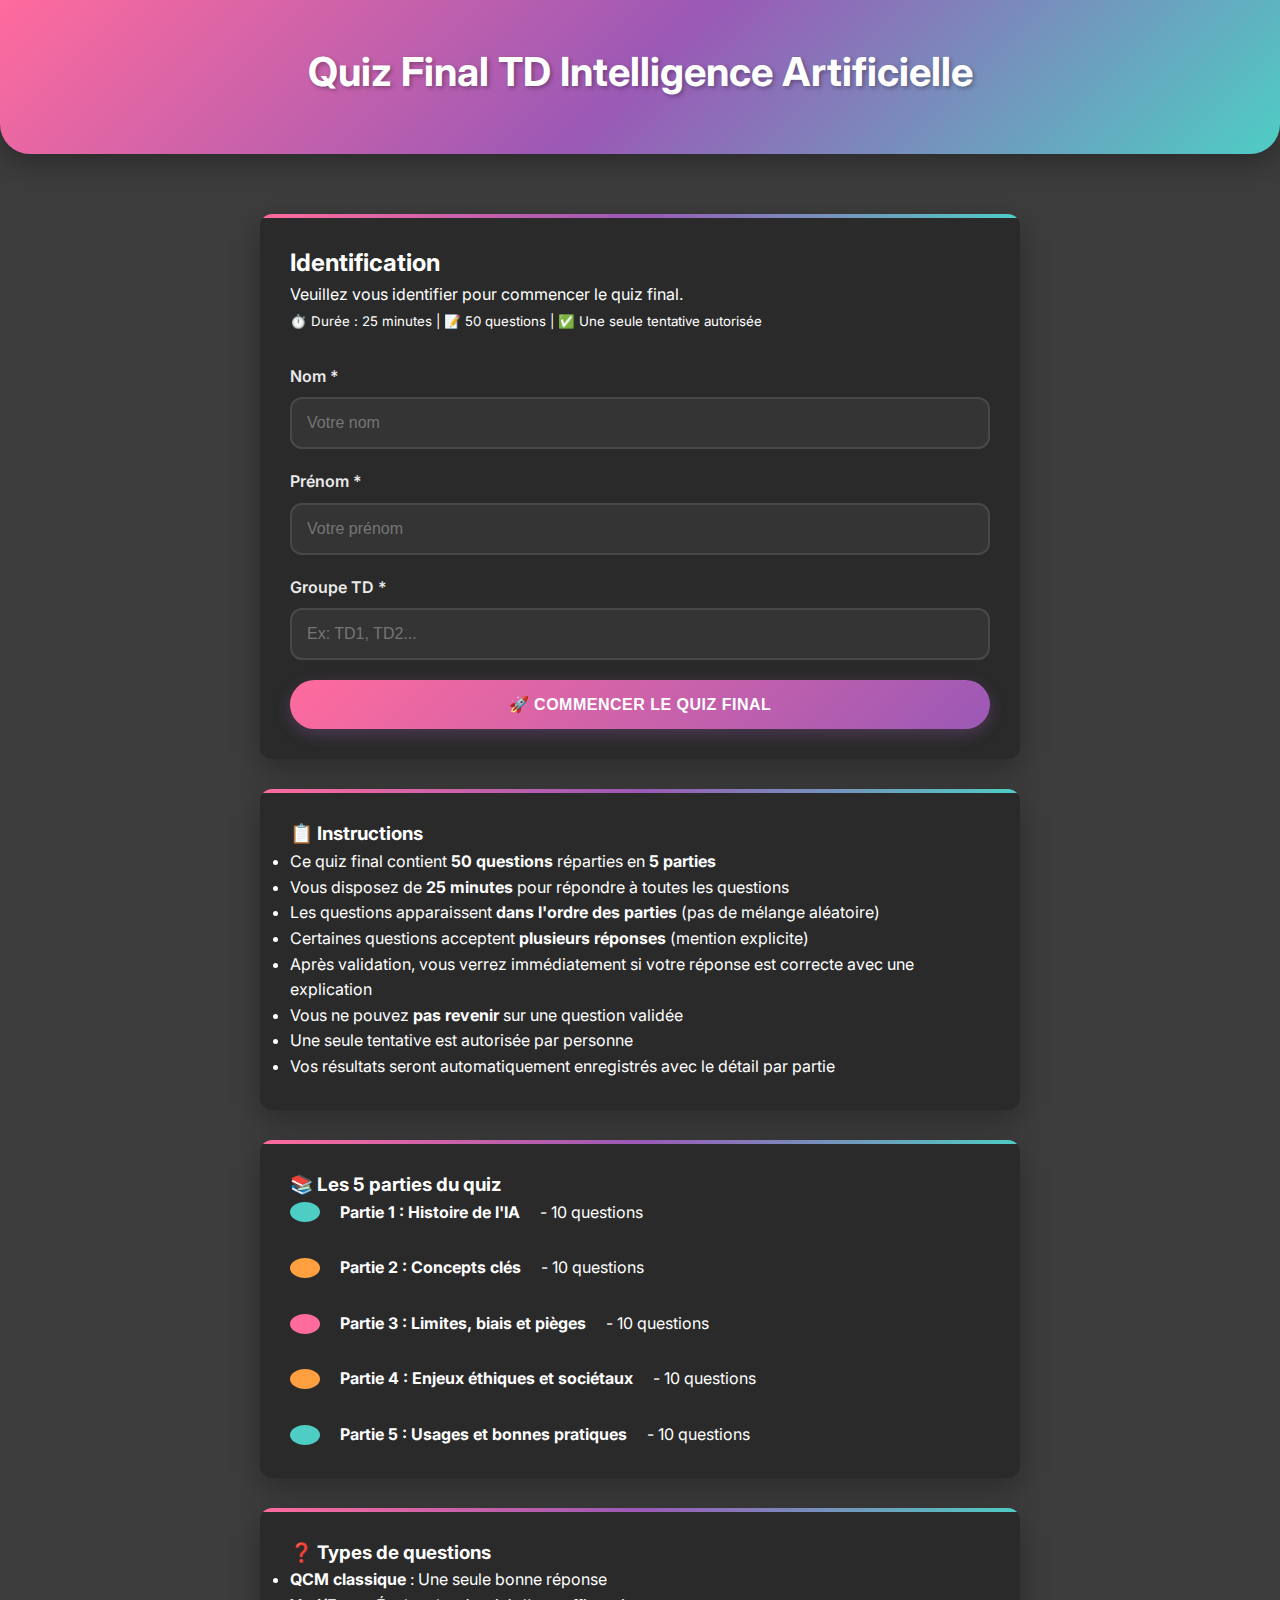
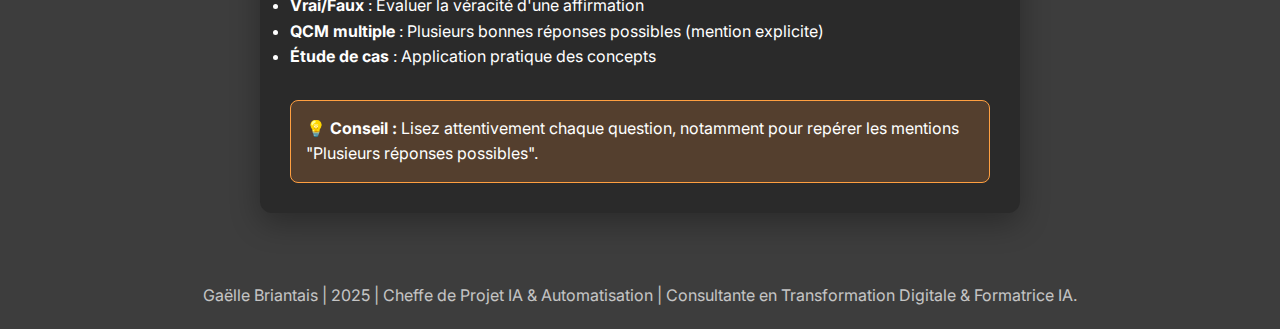
<file: index.html>
<!DOCTYPE html>
<html lang="fr">
<head>
    <meta charset="UTF-8">
    <meta name="viewport" content="width=device-width, initial-scale=1.0">
    <title>Quiz Final - TD Intelligence Artificielle</title>
    
    <!-- Favicon -->
    <link rel="icon" type="image/svg+xml" href="data:image/svg+xml,%3Csvg xmlns='http://www.w3.org/2000/svg' viewBox='0 0 100 100'%3E%3Ctext y='.9em' font-size='90'%3E🎯%3C/text%3E%3C/svg%3E">
    
    <!-- Google Fonts -->
    <link rel="preconnect" href="https://fonts.googleapis.com">
    <link rel="preconnect" href="https://fonts.gstatic.com" crossorigin>
    <link href="https://fonts.googleapis.com/css2?family=Inter:wght@400;500;600;700&display=swap" rel="stylesheet">
    
    <!-- Styles -->
    <link rel="stylesheet" href="style.css">
</head>
<body>
    <!-- Header avec gradient -->
    <header class="header">
        <h1>Quiz Final TD Intelligence Artificielle</h1>
    </header>

    <!-- Container principal -->
    <div class="container">
        <!-- Carte de connexion -->
        <div class="card" id="login-card">
            <h2>Identification</h2>
            <p>Veuillez vous identifier pour commencer le quiz final.</p>
            <p class="mb-3"><small>⏱️ Durée : 25 minutes | 📝 50 questions | ✅ Une seule tentative autorisée</small></p>
            
            <form class="login-form" onsubmit="handleLogin(event)">
                <div class="form-group">
                    <label for="nom">Nom *</label>
                    <input 
                        type="text" 
                        id="nom" 
                        name="nom" 
                        required 
                        placeholder="Votre nom"
                        autocomplete="family-name"
                    >
                </div>
                
                <div class="form-group">
                    <label for="prenom">Prénom *</label>
                    <input 
                        type="text" 
                        id="prenom" 
                        name="prenom" 
                        required 
                        placeholder="Votre prénom"
                        autocomplete="given-name"
                    >
                </div>
                
                <div class="form-group">
                    <label for="groupe">Groupe TD *</label>
                    <input 
                        type="text" 
                        id="groupe" 
                        name="groupe" 
                        required 
                        placeholder="Ex: TD1, TD2..."
                        autocomplete="off"
                    >
                </div>
                
                <button type="submit" class="btn btn-primary">
                    🚀 Commencer le quiz final
                </button>
            </form>
        </div>

        <!-- Instructions -->
        <div class="card">
            <h3>📋 Instructions</h3>
            <ul>
                <li>Ce quiz final contient <strong>50 questions</strong> réparties en <strong>5 parties</strong></li>
                <li>Vous disposez de <strong>25 minutes</strong> pour répondre à toutes les questions</li>
                <li>Les questions apparaissent <strong>dans l'ordre des parties</strong> (pas de mélange aléatoire)</li>
                <li>Certaines questions acceptent <strong>plusieurs réponses</strong> (mention explicite)</li>
                <li>Après validation, vous verrez immédiatement si votre réponse est correcte avec une explication</li>
                <li>Vous ne pouvez <strong>pas revenir</strong> sur une question validée</li>
                <li>Une seule tentative est autorisée par personne</li>
                <li>Vos résultats seront automatiquement enregistrés avec le détail par partie</li>
            </ul>
        </div>

        <!-- Structure du quiz -->
        <div class="card">
            <h3>📚 Les 5 parties du quiz</h3>
            <div class="partie-preview">
                <div class="d-flex gap-2 align-center mb-3">
                    <span class="difficulty Facile" style="width: 20px; height: 20px; display: inline-block; border-radius: 50%;"></span>
                    <strong>Partie 1 : Histoire de l'IA</strong> - 10 questions
                </div>
                <div class="d-flex gap-2 align-center mb-3">
                    <span class="difficulty Moyen" style="width: 20px; height: 20px; display: inline-block; border-radius: 50%;"></span>
                    <strong>Partie 2 : Concepts clés</strong> - 10 questions
                </div>
                <div class="d-flex gap-2 align-center mb-3">
                    <span class="difficulty Difficile" style="width: 20px; height: 20px; display: inline-block; border-radius: 50%;"></span>
                    <strong>Partie 3 : Limites, biais et pièges</strong> - 10 questions
                </div>
                <div class="d-flex gap-2 align-center mb-3">
                    <span class="difficulty Moyen" style="width: 20px; height: 20px; display: inline-block; border-radius: 50%;"></span>
                    <strong>Partie 4 : Enjeux éthiques et sociétaux</strong> - 10 questions
                </div>
                <div class="d-flex gap-2 align-center">
                    <span class="difficulty Facile" style="width: 20px; height: 20px; display: inline-block; border-radius: 50%;"></span>
                    <strong>Partie 5 : Usages et bonnes pratiques</strong> - 10 questions
                </div>
            </div>
        </div>

        <!-- Types de questions -->
        <div class="card">
            <h3>❓ Types de questions</h3>
            <ul>
                <li><strong>QCM classique</strong> : Une seule bonne réponse</li>
                <li><strong>Vrai/Faux</strong> : Évaluer la véracité d'une affirmation</li>
                <li><strong>QCM multiple</strong> : Plusieurs bonnes réponses possibles (mention explicite)</li>
                <li><strong>Étude de cas</strong> : Application pratique des concepts</li>
            </ul>
            
            <div class="mt-3" style="padding: 15px; background: rgba(255, 152, 64, 0.2); border-radius: 8px; border: 1px solid var(--orange);">
                <p style="margin: 0;"><strong>💡 Conseil :</strong> Lisez attentivement chaque question, notamment pour repérer les mentions "Plusieurs réponses possibles".</p>
            </div>
        </div>
    </div>

    <!-- Footer -->
    <footer style="text-align: center; padding: 20px; opacity: 0.7; margin-top: auto;">
        <p>Gaëlle Briantais | 2025 | Cheffe de Projet IA & Automatisation | Consultante en Transformation Digitale & Formatrice IA.</p>
    </footer>

    <!-- Scripts -->
    <script src="script.js"></script>
</body>
</html>
</file>
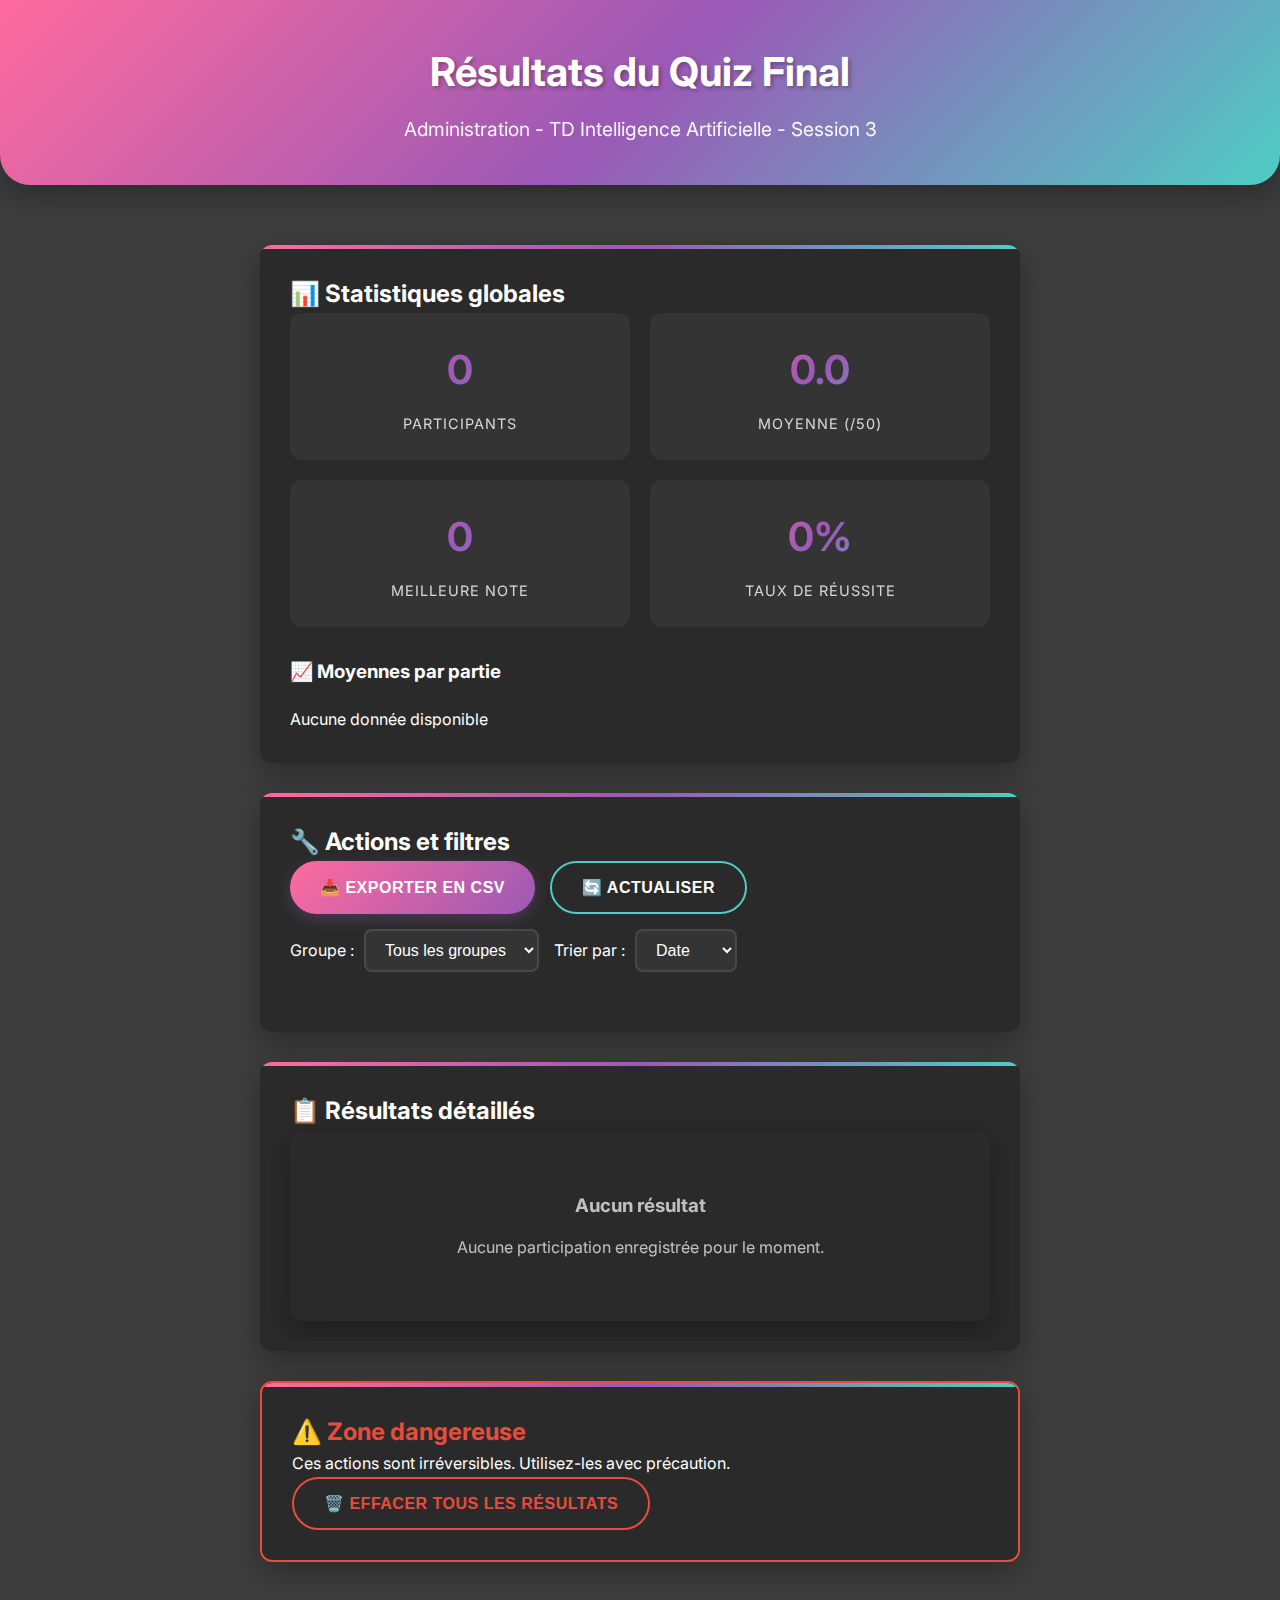
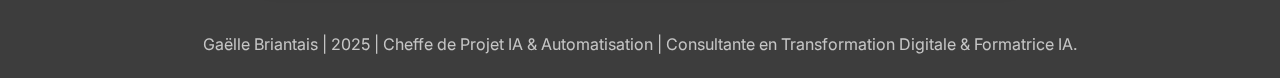
<file: results.html>
<!DOCTYPE html>
<html lang="fr">
<head>
    <meta charset="UTF-8">
    <meta name="viewport" content="width=device-width, initial-scale=1.0">
    <title>Résultats Quiz Final - Administration</title>
    
    <!-- Favicon -->
    <link rel="icon" type="image/svg+xml" href="data:image/svg+xml,%3Csvg xmlns='http://www.w3.org/2000/svg' viewBox='0 0 100 100'%3E%3Ctext y='.9em' font-size='90'%3E📊%3C/text%3E%3C/svg%3E">
    
    <!-- Google Fonts -->
    <link rel="preconnect" href="https://fonts.googleapis.com">
    <link rel="preconnect" href="https://fonts.gstatic.com" crossorigin>
    <link href="https://fonts.googleapis.com/css2?family=Inter:wght@400;500;600;700&display=swap" rel="stylesheet">
    
    <!-- Styles -->
    <link rel="stylesheet" href="style.css">
    
    <!-- Styles spécifiques admin -->
    <style>
        .stats-grid {
            display: grid;
            grid-template-columns: repeat(auto-fit, minmax(250px, 1fr));
            gap: 20px;
            margin-bottom: 30px;
        }
        
        .stat-card {
            background-color: rgba(255, 255, 255, 0.05);
            padding: 25px;
            border-radius: var(--border-radius);
            text-align: center;
        }
        
        .stat-value {
            font-size: 2.5rem;
            font-weight: 700;
            background: linear-gradient(135deg, var(--pink), var(--purple), var(--turquoise));
            -webkit-background-clip: text;
            -webkit-text-fill-color: transparent;
            background-clip: text;
        }
        
        .stat-label {
            margin-top: 10px;
            opacity: 0.8;
            text-transform: uppercase;
            font-size: 0.9rem;
            letter-spacing: 1px;
        }
        
        .partie-stats {
            display: grid;
            grid-template-columns: repeat(auto-fit, minmax(180px, 1fr));
            gap: 15px;
            margin-top: 20px;
        }
        
        .partie-card {
            background-color: rgba(255, 255, 255, 0.03);
            padding: 15px;
            border-radius: 8px;
            border: 1px solid rgba(255, 255, 255, 0.1);
        }
        
        .partie-card h4 {
            font-size: 0.9rem;
            margin-bottom: 5px;
            opacity: 0.9;
        }
        
        .partie-card p {
            font-size: 1.2rem;
            font-weight: 600;
            margin: 0;
        }
        
        .actions-bar {
            display: flex;
            gap: 15px;
            margin-bottom: 30px;
            flex-wrap: wrap;
        }
        
        .filter-group {
            display: flex;
            gap: 10px;
            align-items: center;
        }
        
        .filter-group select {
            padding: 10px 15px;
            border: 2px solid rgba(255, 255, 255, 0.1);
            background-color: rgba(255, 255, 255, 0.05);
            color: var(--text-light);
            border-radius: 8px;
            font-size: 1rem;
        }
        
        .no-results {
            text-align: center;
            padding: 60px 20px;
            opacity: 0.7;
        }
        
        .no-results h3 {
            margin-bottom: 15px;
        }
        
        .table-responsive {
            overflow-x: auto;
            margin: -20px;
            padding: 20px;
        }
        
        .admin-table th {
            position: sticky;
            top: 0;
            z-index: 10;
            background-color: var(--bg-darker);
        }
        
        .score-cell {
            font-weight: 600;
        }
        
        .score-cell.excellent { color: var(--success); }
        .score-cell.good { color: var(--turquoise); }
        .score-cell.average { color: var(--warning); }
        .score-cell.poor { color: var(--error); }
        
        .details-modal {
            max-width: 900px;
        }
        
        .partie-details {
            margin-top: 20px;
            display: grid;
            gap: 15px;
        }
        
        .partie-section {
            background: rgba(255, 255, 255, 0.05);
            padding: 15px;
            border-radius: 8px;
        }
        
        .partie-section h4 {
            margin-bottom: 10px;
            color: var(--turquoise);
        }
        
        .questions-grid {
            display: grid;
            grid-template-columns: repeat(auto-fill, minmax(80px, 1fr));
            gap: 8px;
            margin-top: 10px;
        }
        
        .question-result {
            padding: 8px;
            background: rgba(255, 255, 255, 0.05);
            border-radius: 6px;
            text-align: center;
            font-size: 0.85rem;
            border: 2px solid transparent;
        }
        
        .question-result.correct {
            border-color: var(--success);
            color: var(--success);
        }
        
        .question-result.incorrect {
            border-color: var(--error);
            color: var(--error);
        }
        
        @media (max-width: 768px) {
            .actions-bar {
                flex-direction: column;
            }
            
            .filter-group {
                width: 100%;
            }
            
            .filter-group select {
                flex: 1;
            }
        }
    </style>
</head>
<body>
    <!-- Header avec gradient -->
    <header class="header">
        <h1>Résultats du Quiz Final</h1>
        <p>Administration - TD Intelligence Artificielle - Session 3</p>
    </header>

    <!-- Container principal -->
    <div class="container">
        <!-- Statistiques globales -->
        <div class="card">
            <h2>📊 Statistiques globales</h2>
            <div class="stats-grid" id="stats-grid">
                <div class="stat-card">
                    <div class="stat-value" id="stat-participants">0</div>
                    <div class="stat-label">Participants</div>
                </div>
                <div class="stat-card">
                    <div class="stat-value" id="stat-average">0</div>
                    <div class="stat-label">Moyenne (/50)</div>
                </div>
                <div class="stat-card">
                    <div class="stat-value" id="stat-best">0</div>
                    <div class="stat-label">Meilleure note</div>
                </div>
                <div class="stat-card">
                    <div class="stat-value" id="stat-completion">0%</div>
                    <div class="stat-label">Taux de réussite</div>
                </div>
            </div>
            
            <!-- Statistiques par partie -->
            <h3>📈 Moyennes par partie</h3>
            <div class="partie-stats" id="partie-stats">
                <!-- Sera rempli dynamiquement -->
            </div>
        </div>

        <!-- Actions et filtres -->
        <div class="card">
            <h2>🔧 Actions et filtres</h2>
            <div class="actions-bar">
                <button class="btn btn-primary" onclick="exportResults()">
                    📥 Exporter en CSV
                </button>
                
                <button class="btn btn-secondary" onclick="refreshResults()">
                    🔄 Actualiser
                </button>
                
                <div class="filter-group">
                    <label>Groupe :</label>
                    <select id="filter-group" onchange="filterResults()">
                        <option value="">Tous les groupes</option>
                    </select>
                </div>
                
                <div class="filter-group">
                    <label>Trier par :</label>
                    <select id="sort-by" onchange="sortResults()">
                        <option value="date">Date</option>
                        <option value="nom">Nom</option>
                        <option value="score">Score</option>
                        <option value="temps">Temps</option>
                    </select>
                </div>
            </div>
        </div>

        <!-- Tableau des résultats -->
        <div class="card">
            <h2>📋 Résultats détaillés</h2>
            <div class="table-responsive">
                <div class="admin-table" id="results-container">
                    <!-- Le tableau sera inséré ici par JavaScript -->
                </div>
            </div>
        </div>

        <!-- Actions dangereuses -->
        <div class="card" style="border: 2px solid var(--error);">
            <h2 style="color: var(--error);">⚠️ Zone dangereuse</h2>
            <p>Ces actions sont irréversibles. Utilisez-les avec précaution.</p>
            <button class="btn btn-secondary" style="border-color: var(--error); color: var(--error);" onclick="confirmClearResults()">
                🗑️ Effacer tous les résultats
            </button>
        </div>
    </div>

    <!-- Footer -->
    <footer style="text-align: center; padding: 20px; opacity: 0.7; margin-top: auto;">
        <p>Gaëlle Briantais | 2025 | Cheffe de Projet IA & Automatisation | Consultante en Transformation Digitale & Formatrice IA.</p>
    </footer>

    <!-- Scripts -->
    <script src="admin.js"></script>
</body>
</html>
</file>
<file: style.css>
/* Variables de couleurs basées sur le support */
:root {
  /* Couleurs principales */
  --bg-dark: #3d3d3d;
  --bg-darker: #2a2a2a;
  --bg-light: #f5f5f5;
  --text-light: #ffffff;
  --text-dark: #333333;
  
  /* Couleurs du support */
  --pink: #ff6b9d;
  --turquoise: #4ecdc4;
  --orange: #ff9f40;
  --yellow: #ffd93d;
  --purple: #9b59b6;
  --blue: #3498db;
  
  /* Couleurs pour les difficultés */
  --easy: #4ecdc4;
  --medium: #ff9f40;
  --hard: #ff6b9d;
  
  /* Couleurs de feedback */
  --success: #2ecc71;
  --error: #e74c3c;
  --warning: #f39c12;
  
  /* Autres */
  --shadow: rgba(0, 0, 0, 0.3);
  --border-radius: 12px;
  --transition: all 0.3s ease;
}

/* Reset et base */
* {
  margin: 0;
  padding: 0;
  box-sizing: border-box;
}

body {
  font-family: 'Inter', -apple-system, BlinkMacSystemFont, 'Segoe UI', Roboto, sans-serif;
  background-color: var(--bg-dark);
  color: var(--text-light);
  line-height: 1.6;
  min-height: 100vh;
  display: flex;
  flex-direction: column;
}

/* Container principal */
.container {
  max-width: 800px;
  margin: 0 auto;
  padding: 20px;
  width: 100%;
}

/* Header avec gradient inspiré du support */
.header {
  background: linear-gradient(135deg, var(--pink) 0%, var(--purple) 50%, var(--turquoise) 100%);
  padding: 40px 20px;
  text-align: center;
  margin-bottom: 40px;
  border-radius: 0 0 30px 30px;
  box-shadow: 0 10px 30px var(--shadow);
}

.header h1 {
  font-size: 2.5rem;
  font-weight: 700;
  margin-bottom: 10px;
  text-shadow: 2px 2px 4px rgba(0, 0, 0, 0.3);
}

.header p {
  font-size: 1.2rem;
  opacity: 0.95;
}

/* Carte principale (pour les questions) */
.card {
  background-color: var(--bg-darker);
  border-radius: var(--border-radius);
  padding: 30px;
  box-shadow: 0 10px 30px var(--shadow);
  margin-bottom: 30px;
  position: relative;
  overflow: hidden;
}

.card::before {
  content: '';
  position: absolute;
  top: 0;
  left: 0;
  right: 0;
  height: 4px;
  background: linear-gradient(90deg, var(--pink), var(--purple), var(--turquoise));
}

/* Timer */
.timer-container {
  position: fixed;
  top: 20px;
  right: 20px;
  background-color: var(--bg-darker);
  padding: 15px 25px;
  border-radius: 50px;
  box-shadow: 0 5px 20px var(--shadow);
  display: flex;
  align-items: center;
  gap: 10px;
  z-index: 1000;
}

.timer {
  font-size: 1.4rem;
  font-weight: 600;
  font-variant-numeric: tabular-nums;
}

.timer.warning {
  color: var(--warning);
}

.timer.danger {
  color: var(--error);
  animation: pulse 1s infinite;
}

@keyframes pulse {
  0%, 100% { opacity: 1; }
  50% { opacity: 0.5; }
}

/* Progression */
.progress-container {
  margin-bottom: 30px;
}

.progress-info {
  display: flex;
  justify-content: space-between;
  margin-bottom: 10px;
  font-size: 0.9rem;
  opacity: 0.8;
}

.progress-bar {
  width: 100%;
  height: 8px;
  background-color: rgba(255, 255, 255, 0.1);
  border-radius: 10px;
  overflow: hidden;
}

.progress-fill {
  height: 100%;
  background: linear-gradient(90deg, var(--pink), var(--purple), var(--turquoise));
  border-radius: 10px;
  transition: width 0.5s ease;
}

/* Questions */
.question-header {
  display: flex;
  justify-content: space-between;
  align-items: center;
  margin-bottom: 20px;
}

.difficulty {
  padding: 5px 15px;
  border-radius: 20px;
  font-size: 0.85rem;
  font-weight: 600;
  text-transform: uppercase;
}

.difficulty.Facile {
  background-color: var(--easy);
  color: var(--bg-dark);
}

.difficulty.Moyen {
  background-color: var(--medium);
  color: var(--bg-dark);
}

.difficulty.Difficile {
  background-color: var(--hard);
  color: var(--text-light);
}

.question-text {
  font-size: 1.3rem;
  margin-bottom: 30px;
  line-height: 1.5;
}

/* Options de réponse */
.options {
  display: flex;
  flex-direction: column;
  gap: 15px;
}

.option {
  background-color: rgba(255, 255, 255, 0.05);
  border: 2px solid transparent;
  padding: 20px;
  border-radius: var(--border-radius);
  cursor: pointer;
  transition: var(--transition);
  position: relative;
  overflow: hidden;
}

.option:hover:not(.disabled) {
  background-color: rgba(255, 255, 255, 0.1);
  transform: translateY(-2px);
  box-shadow: 0 5px 15px rgba(0, 0, 0, 0.2);
}

.option.selected {
  border-color: var(--purple);
  background-color: rgba(155, 89, 182, 0.2);
}

.option.correct {
  border-color: var(--success);
  background-color: rgba(46, 204, 113, 0.2);
}

.option.incorrect {
  border-color: var(--error);
  background-color: rgba(231, 76, 60, 0.2);
}

.option.disabled {
  cursor: not-allowed;
  opacity: 0.7;
}

.option-letter {
  display: inline-block;
  width: 35px;
  height: 35px;
  background-color: rgba(255, 255, 255, 0.1);
  border-radius: 50%;
  text-align: center;
  line-height: 35px;
  font-weight: 700;
  margin-right: 15px;
}

/* Feedback */
.feedback {
  margin-top: 20px;
  padding: 20px;
  border-radius: var(--border-radius);
  animation: slideIn 0.5s ease;
}

.feedback.correct {
  background-color: rgba(46, 204, 113, 0.2);
  border: 1px solid var(--success);
}

.feedback.incorrect {
  background-color: rgba(231, 76, 60, 0.2);
  border: 1px solid var(--error);
}

.feedback h3 {
  margin-bottom: 10px;
  display: flex;
  align-items: center;
  gap: 10px;
}

.feedback-icon {
  font-size: 1.5rem;
}

@keyframes slideIn {
  from {
    opacity: 0;
    transform: translateY(10px);
  }
  to {
    opacity: 1;
    transform: translateY(0);
  }
}

/* Boutons */
.btn {
  padding: 15px 30px;
  border: none;
  border-radius: 50px;
  font-size: 1rem;
  font-weight: 600;
  cursor: pointer;
  transition: var(--transition);
  text-transform: uppercase;
  letter-spacing: 0.5px;
}

.btn-primary {
  background: linear-gradient(135deg, var(--pink), var(--purple));
  color: var(--text-light);
  box-shadow: 0 5px 15px rgba(155, 89, 182, 0.3);
}

.btn-primary:hover {
  transform: translateY(-2px);
  box-shadow: 0 8px 20px rgba(155, 89, 182, 0.4);
}

.btn-primary:disabled {
  opacity: 0.5;
  cursor: not-allowed;
  transform: none;
}

.btn-secondary {
  background-color: transparent;
  color: var(--text-light);
  border: 2px solid var(--turquoise);
}

.btn-secondary:hover {
  background-color: var(--turquoise);
  color: var(--bg-dark);
}

/* Formulaire de connexion */
.login-form {
  display: flex;
  flex-direction: column;
  gap: 20px;
}

.form-group {
  display: flex;
  flex-direction: column;
  gap: 8px;
}

.form-group label {
  font-weight: 600;
  opacity: 0.9;
}

.form-group input {
  padding: 15px;
  border: 2px solid rgba(255, 255, 255, 0.1);
  background-color: rgba(255, 255, 255, 0.05);
  color: var(--text-light);
  border-radius: var(--border-radius);
  font-size: 1rem;
  transition: var(--transition);
}

.form-group input:focus {
  outline: none;
  border-color: var(--purple);
  background-color: rgba(255, 255, 255, 0.1);
}

/* Page de résultats */
.results-container {
  text-align: center;
  padding: 40px;
}

.score-display {
  font-size: 4rem;
  font-weight: 700;
  margin: 30px 0;
  background: linear-gradient(135deg, var(--pink), var(--purple), var(--turquoise));
  -webkit-background-clip: text;
  -webkit-text-fill-color: transparent;
  background-clip: text;
}

.score-details {
  display: grid;
  grid-template-columns: repeat(auto-fit, minmax(200px, 1fr));
  gap: 20px;
  margin: 30px 0;
}

.score-card {
  background-color: rgba(255, 255, 255, 0.05);
  padding: 20px;
  border-radius: var(--border-radius);
}

.score-card h3 {
  margin-bottom: 10px;
  opacity: 0.8;
}

.score-card p {
  font-size: 2rem;
  font-weight: 700;
}

/* Responsive */
@media (max-width: 768px) {
  .header h1 {
    font-size: 2rem;
  }
  
  .timer-container {
    top: 10px;
    right: 10px;
    padding: 10px 20px;
  }
  
  .timer {
    font-size: 1.2rem;
  }
  
  .question-text {
    font-size: 1.1rem;
  }
  
  .option {
    padding: 15px;
  }
  
  .score-display {
    font-size: 3rem;
  }
}

/* Animations supplémentaires */
.fade-in {
  animation: fadeIn 0.5s ease;
}

@keyframes fadeIn {
  from {
    opacity: 0;
  }
  to {
    opacity: 1;
  }
}

/* Style pour l'écran admin */
.admin-table {
  width: 100%;
  background-color: var(--bg-darker);
  border-radius: var(--border-radius);
  overflow: hidden;
  box-shadow: 0 10px 30px var(--shadow);
}

.admin-table table {
  width: 100%;
  border-collapse: collapse;
}

.admin-table th,
.admin-table td {
  padding: 15px;
  text-align: left;
}

.admin-table th {
  background-color: rgba(255, 255, 255, 0.1);
  font-weight: 600;
  text-transform: uppercase;
  font-size: 0.9rem;
}

.admin-table tr:nth-child(even) {
  background-color: rgba(255, 255, 255, 0.02);
}

.admin-table tr:hover {
  background-color: rgba(255, 255, 255, 0.05);
}

/* Utilitaires */
.text-center {
  text-align: center;
}

.mt-3 {
  margin-top: 30px;
}

.mb-3 {
  margin-bottom: 30px;
}

.d-flex {
  display: flex;
}

.justify-between {
  justify-content: space-between;
}

.align-center {
  align-items: center;
}

.gap-2 {
  gap: 20px;
}
</file>
